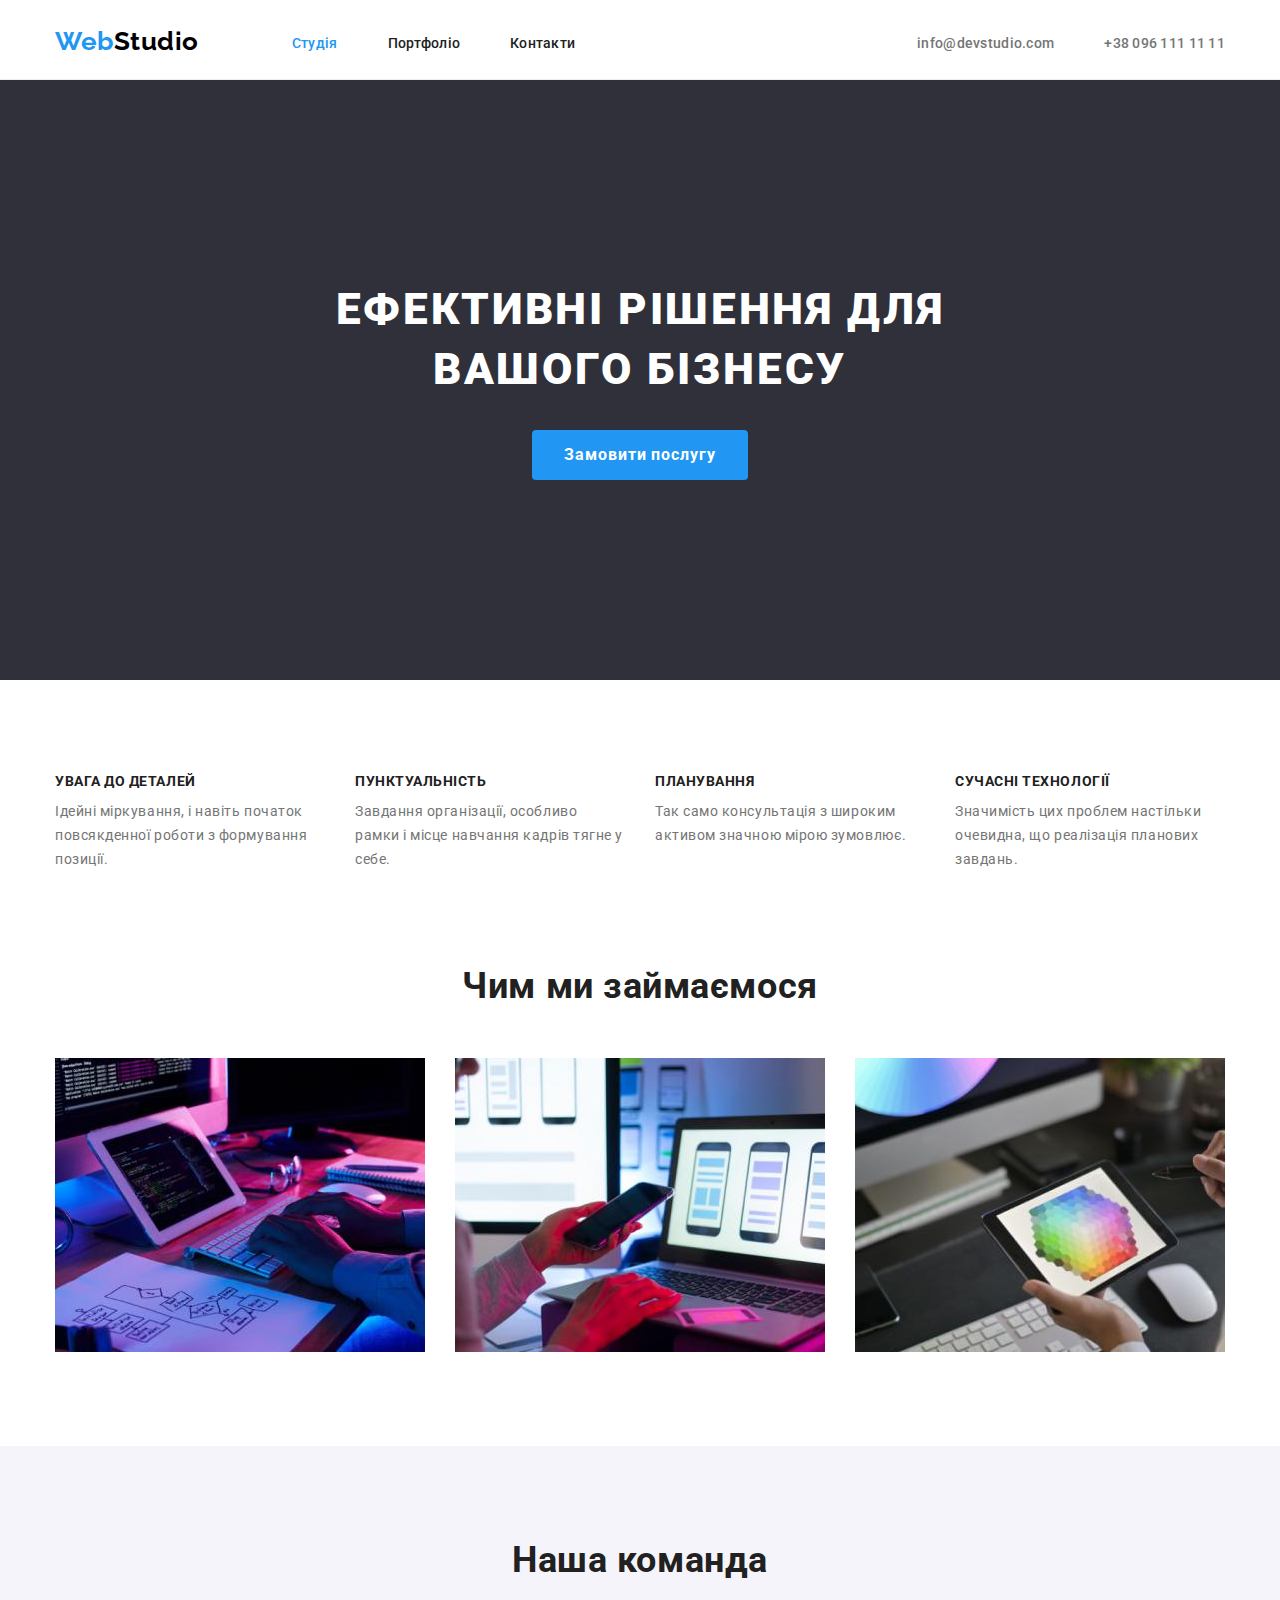
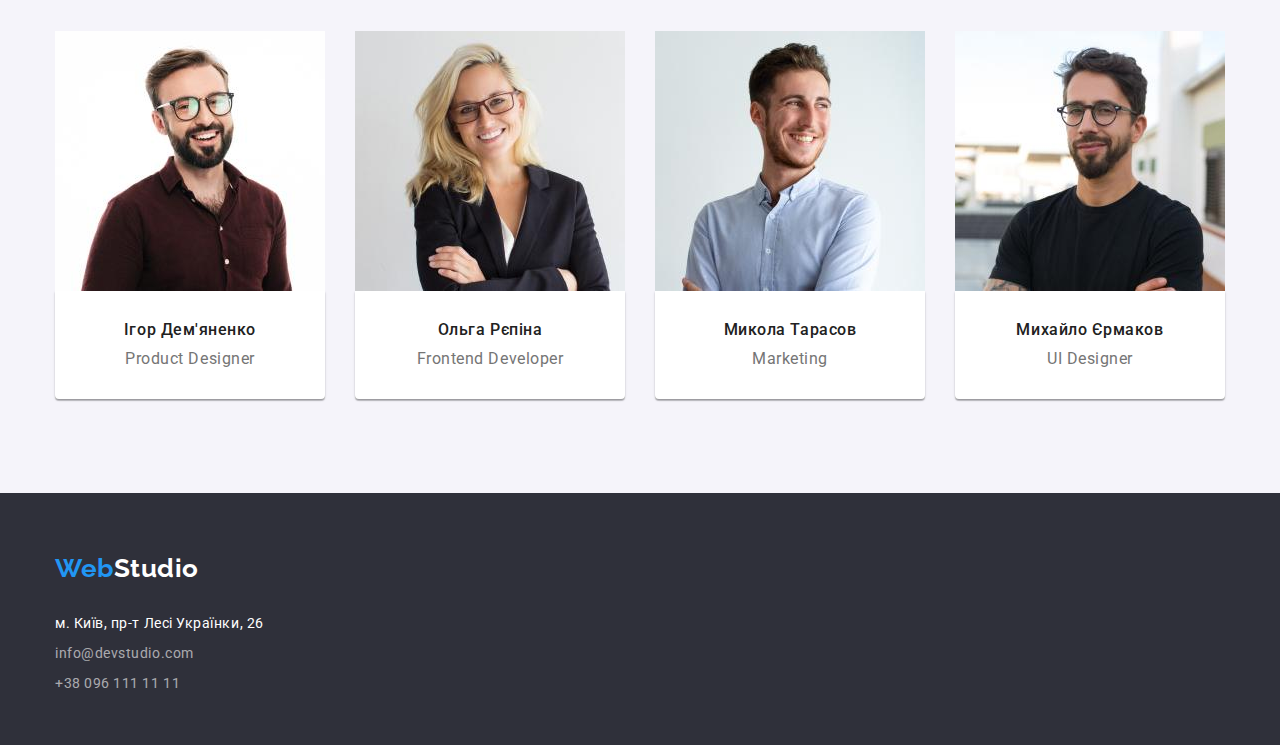
<file: index.html>
<!DOCTYPE html>
<html lang="uk">

<head>
    <meta charset="UTF-8">
    <meta http-equiv="X-UA-Compatible" content="IE=edge">
    <meta name="viewport" content="width=device-width, initial-scale=1.0">
    <title>Студія</title>
    <link rel="preconnect" href="https://fonts.googleapis.com">
    <link rel="preconnect" href="https://fonts.gstatic.com" crossorigin>
    <link
        href="https://fonts.googleapis.com/css2?family=Raleway:wght@700&family=Roboto:wght@400;500;700;900&display=swap"
        rel="stylesheet">
    <link rel="stylesheet"
        href="https://cdnjs.cloudflare.com/ajax/libs/modern-normalize/1.1.0/modern-normalize.min.css">
    <link rel="stylesheet" href="./css/styles.css">
</head>

<body>
    <!-- header site nav -->
    <header class="page-header">
        <div class="container">
            <div class="header-container">
                <nav class="nav">
                    <a href="./index.html" class="logo link">Web<span class="logo-black">Studio</span></a>
                    <ul class="nav-list list">
                        <li class="nav-item"><a class="nav-link link current" href="./index.html">Студія</a></li>
                        <li class="nav-item"><a class="nav-link link" href="./portfolio.html">Портфоліо</a></li>
                        <li class="nav-item"><a class="nav-link link" href="">Контакти</a></li>
                    </ul>
                </nav>
                <ul class="contacts-list list">
                    <li class="contacts-item"><a class="contacts-link link" href="mailto:info@devstudio.com"
                            lang="en">info@devstudio.com</a></li>
                    <li class="contacts-item"><a class="contacts-link link" href="tel:+380961111111">+38 096 111 11
                            11</a>
                    </li>
                </ul>
            </div>
        </div>
    </header>
    <main>
        <!-- hero -->
        <section class="hero">
            <div class="container">
                <h1 class="hero-title">Ефективні рішення для вашого бізнесу</h1>
                <button class="primary-button" type="button">Замовити послугу</button>
            </div>
        </section>
        <!-- features title -->
        <section class="features-section">
            <div class="container">
                <h2 class="visually-hidden">Особливості</h2>
                <ul class="features-list list">
                    <li class="features-item">
                        <h3 class="features-title">Увага до деталей</h3>
                        <p class="features-text">Ідейні міркування, і навіть початок повсякденної роботи з формування
                            позиції.</p>
                    </li>
                    <li class="features-item">
                        <h3 class="features-title">Пунктуальність</h3>
                        <p class="features-text">Завдання організації, особливо рамки і місце навчання кадрів тягне у
                            себе.
                        </p>
                    </li>
                    <li class="features-item">
                        <h3 class="features-title">Планування</h3>
                        <p class="features-text">Так само консультація з широким активом значною мірою зумовлює.</p>
                    </li>
                    <li class="features-item">
                        <h3 class="features-title">Сучасні технології</h3>
                        <p class="features-text">Значимість цих проблем настільки очевидна, що реалізація планових
                            завдань.
                        </p>
                    </li>
                </ul>
            </div>
        </section>
        <!-- about -->
        <section class="about-section">
            <div class="container">
                <h2 class="title">Чим ми займаємося</h2>
                <ul class="about-list list">
                    <li class="about-item"><img class="about-image" src="./img/block-diagrams.jpg" alt="блок-схеми"
                            width="370"></li>
                    <li class="about-item"><img class="about-image" src="./img/layouts.jpg" alt="макети" width="370">
                    </li>
                    <li class="about-item"><img class="about-image" src="./img/design.jpg" alt="дизайн" width="370">
                    </li>
                </ul>
            </div>
        </section>
        <!-- our team -->
        <section class="team section">
            <div class="container">
                <h2 class="title">Наша команда</h2>
                <ul class="team-list list">
                    <li class="team-item">
                        <img class="team-image" src="./img/product-designer.jpg" alt="брюнет і в бордовій сорочці"
                            width="270">
                        <div class="container-cards">
                            <h3 class="team-title">Ігор Дем'яненко</h3>
                            <p class="team-text">Product Designer</p>
                        </div>
                    </li>
                    <li class="team-item">
                        <img class="team-image" src="./img/frontend-developer.jpg" alt="блондинка в чорному піджаку"
                            width="270">
                        <div class="container-cards">
                            <h3 class="team-title">Ольга Рєпіна</h3>
                            <p class="team-text">Frontend Developer</p>
                        </div>
                    </li>
                    <li class="team-item">
                        <img class="team-image" src="./img/marketing.jpg" alt="брюнет в голубій сорочці" width="270">
                        <div class="container-cards">
                            <h3 class="team-title">Микола Тарасов</h3>
                            <p class="team-text">Marketing</p>
                        </div>
                    </li>
                    <li class="team-item">
                        <img class="team-image" src="./img/ui-designer.jpg" alt="брюнет в чорній футболці" width="270">
                        <div class="container-cards">
                            <h3 class="team-title">Михайло Єрмаков</h3>
                            <p class="team-text">UI Designer</p>
                        </div>
                    </li>
                </ul>
            </div>
        </section>
    </main>
    <!-- footer -->
    <footer class="footer">
        <div class="container">
            <div class="footer-container">
                <a href="./index.html" class="logo logo-footer link">Web<span class="logo-white">Studio</span></a>
                <address class="address">
                    <ul class="address-list list">
                        <li class="address-item"><a class="address-link-map link"
                                href="https://goo.gl/maps/CPtrU1FHBa2aNyZL9" target="_blank"
                                rel="noopener noreferrer nofollow">м. Київ, пр-т Лесі Українки, 26</a></li>
                        <li class="address-item"><a class="address-link link" href="mailto:info@devstudio.com"
                                lang="en">info@devstudio.com</a></li>
                        <li class="address-item"><a class="address-link link" href="tel:+380961111111">+38 096 111
                                11
                                11</a>
                        </li>
                    </ul>
                </address>
            </div>
        </div>
    </footer>
</body>

</html>
</file>
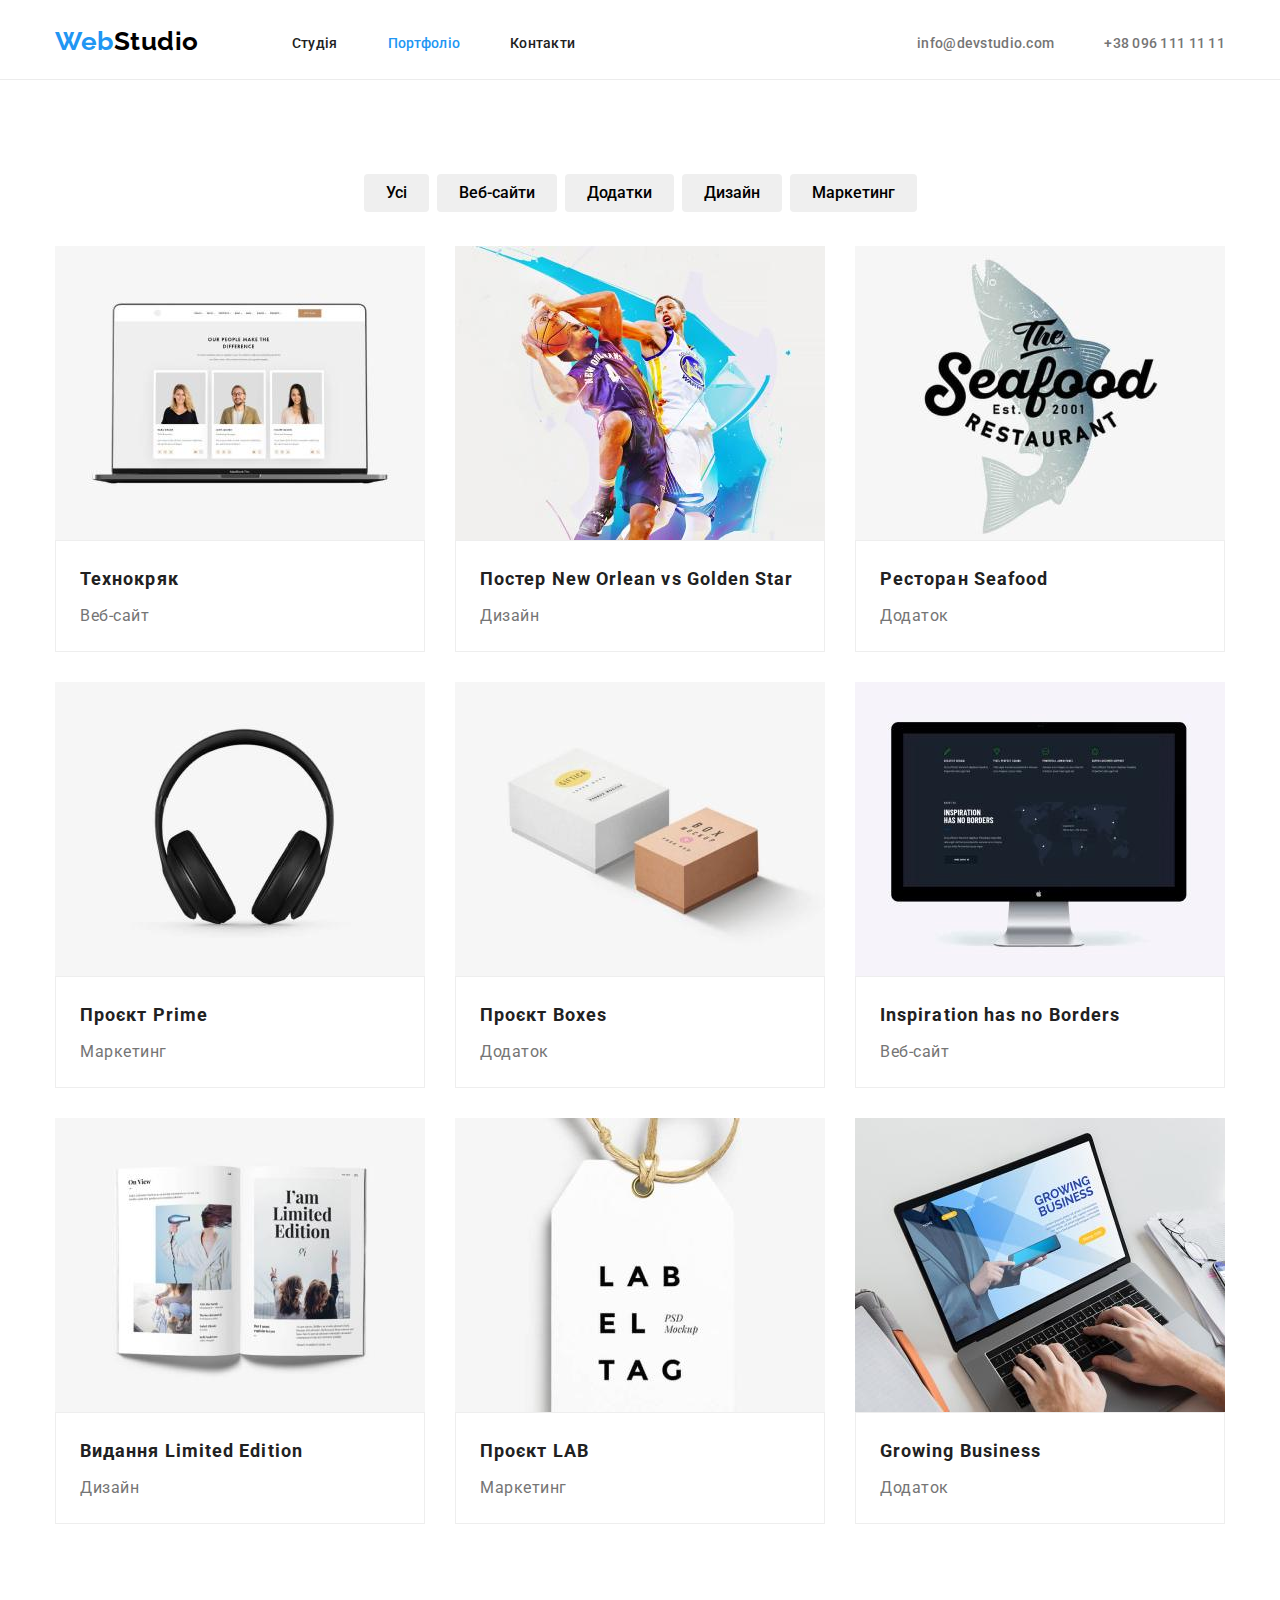
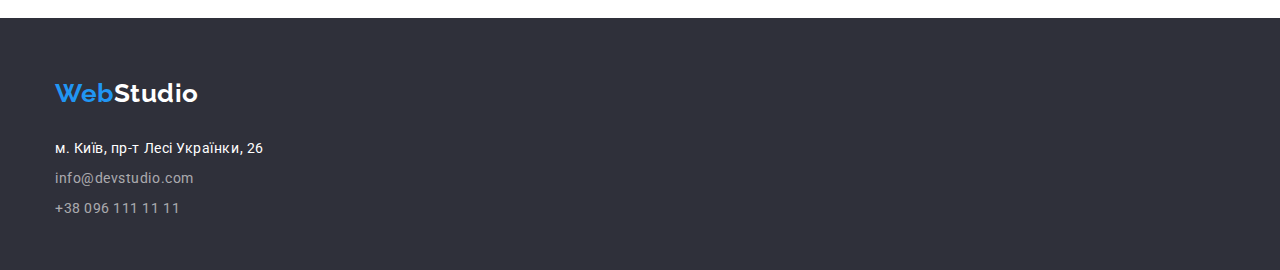
<file: portfolio.html>
<!DOCTYPE html>
<html lang="uk">

<head>
    <meta charset="UTF-8">
    <meta http-equiv="X-UA-Compatible" content="IE=edge">
    <meta name="viewport" content="width=device-width, initial-scale=1.0">
    <title>Студія</title>
    <link rel="preconnect" href="https://fonts.googleapis.com">
    <link rel="preconnect" href="https://fonts.gstatic.com" crossorigin>
    <link
        href="https://fonts.googleapis.com/css2?family=Raleway:wght@700&family=Roboto:wght@400;500;700;900&display=swap"
        rel="stylesheet">
    <link rel="stylesheet"
        href="https://cdnjs.cloudflare.com/ajax/libs/modern-normalize/1.1.0/modern-normalize.min.css">
    <link rel="stylesheet" href="./css/styles.css">
</head>

<body>
    <!-- site nav -->
    <header class="page-header">
        <div class="container">
            <div class="header-container">
                <nav class="nav">
                    <a href="./index.html" class="logo link">Web<span class="logo-black">Studio</span></a>
                    <ul class="nav-list list">
                        <li class="nav-item"><a class="nav-link link" href="./index.html">Студія</a></li>
                        <li class="nav-item"><a class="nav-link link current" href="./portfolio.html">Портфоліо</a></li>
                        <li class="nav-item"><a class="nav-link link" href="">Контакти</a></li>
                    </ul>
                </nav>
                <ul class="contacts-list list">
                    <li class="contacts-item"><a class="contacts-link link" href="mailto:info@devstudio.com"
                            lang="en">info@devstudio.com</a></li>
                    <li class="contacts-item"><a class="contacts-link link" href="tel:+380961111111">+38 096 111 11
                            11</a>
                    </li>
                </ul>

            </div>
        </div>
    </header>
    <main>
        <!-- portfolio html -->
        <section class="section">
            <div class="container">
                <h1 class="visually-hidden">Portfolio</h1>
                <ul class="filter-list list">
                    <li class="filter-item"><button class="filter-button" type="button">Усі</button></li>
                    <li class="filter-item"><button class="filter-button" type="button">Веб-сайти</button></li>
                    <li class="filter-item"><button class="filter-button" type="button">Додатки</button></li>
                    <li class="filter-item"><button class="filter-button" type="button">Дизайн</button></li>
                    <li class="filter-item"><button class="filter-button" type="button">Маркетинг</button></li>
                </ul>
                <!-- cards-list -->
                <ul class="card-list list">
                    <li class="cards-item">
                        <a class="portfolio-link link" href="">
                            <img class="cards-image" src="./img/portfolio/img.jpg" alt="сірий ноутбук" width="370">
                            <div class="cards-container">
                                <h2 class="cards-title">Технокряк</h2>
                                <p class="cards-text">Веб-сайт</p>
                            </div>
                        </a>
                    </li>
                    <li class="cards-item">
                        <a class="portfolio-link link" href="">
                            <img class="cards-image" src="./img/portfolio/img-1.jpg" alt="гра в баскетбол" width="370">
                            <div class="cards-container">
                                <h2 class="cards-title">Постер New Orlean vs Golden Star</h2>
                                <p class="cards-text">Дизайн</p>
                            </div>

                        </a>
                    </li>
                    <li class="cards-item">
                        <a class="portfolio-link link" href="">
                            <img class="cards-image" src="./img/portfolio/img-2.jpg" alt="лого ресторану" width="370">
                            <div class="cards-container">
                                <h2 class="cards-title">Ресторан Seafood</h2>
                                <p class="cards-text">Додаток</p>
                            </div>

                        </a>
                    </li>
                    <li class="cards-item">
                        <a class="portfolio-link link" href="">
                            <img class="cards-image" src="./img/portfolio/img-3.jpg" alt="навушники" width="370">
                            <div class="cards-container">
                                <h2 class="cards-title">Проєкт Prime</h2>
                                <p class="cards-text">Маркетинг</p>
                            </div>

                        </a>
                    </li>
                    <li class="cards-item">
                        <a class="portfolio-link link" href="">
                            <img class="cards-image" src="./img/portfolio/img-4.jpg" alt="дві коробки" width="370">
                            <div class="cards-container">
                                <h2 class="cards-title">Проєкт Boxes</h2>
                                <p class="cards-text">Додаток</p>
                            </div>

                        </a>
                    </li>
                    <li class="cards-item">
                        <a class="portfolio-link link" href="">
                            <img class="cards-image" src="./img/portfolio/img-5.jpg" alt="монітор з зображенням мапи"
                                width="370">
                            <div class="cards-container">
                                <h2 class="cards-title">Inspiration has no Borders</h2>
                                <p class="cards-text">Веб-сайт</p>
                            </div>

                        </a>
                    </li>
                    <li class="cards-item">
                        <a class="portfolio-link link" href="">
                            <img class="cards-image" src="./img/portfolio/img-6.jpg" alt="журнал з фотографіями"
                                width="370">
                            <div class="cards-container">
                                <h2 class="cards-title">Видання Limited Edition</h2>
                                <p class="cards-text">Дизайн</p>
                            </div>

                        </a>
                    </li>
                    <li class="cards-item">
                        <a class="portfolio-link link" href="">
                            <img class="cards-image" src="./img/portfolio/img-7.jpg" alt="бірка з написами" width="370">
                            <div class="cards-container">
                                <h2 class="cards-title">Проєкт <span class="uppercase">LAB</span></h2>
                                <p class="cards-text">Маркетинг</p>
                            </div>

                        </a>
                    </li>
                    <li class="cards-item">
                        <a class="portfolio-link link" href="">
                            <img class="cards-image" src="./img/portfolio/img-8.jpg" alt="людина працює за ноутбуком"
                                width="370">
                            <div class="cards-container">
                                <h2 class="cards-title">Growing Business</h2>
                                <p class="cards-text">Додаток</p>
                            </div>

                        </a>
                    </li>
                </ul>
            </div>
        </section>
    </main>

    <footer class="footer">
        <div class="container">
            <div class="footer-container">
                <a href="./index.html" class="logo logo-footer link">Web<span class="logo-white">Studio</span></a>
                <address class="address">
                    <ul class="address-list list">
                        <li class="address-item"><a class="address-link-map link"
                                href="https://goo.gl/maps/CPtrU1FHBa2aNyZL9" target="_blank"
                                rel="noopener noreferrer nofollow">м. Київ, пр-т Лесі Українки, 26</a></li>
                        <li class="address-item"><a class="address-link link" href="mailto:info@devstudio.com"
                                lang="en">info@devstudio.com</a></li>
                        <li class="address-item"><a class="address-link link" href="tel:+380961111111">+38
                                096 111 11 11</a>
                        </li>
                    </ul>
                </address>
            </div>
        </div>
    </footer>

</body>

</html>
</file>
<file: css/styles.css>
:root {
  --title-text-color: #212121;
  --secondary-text-color: #757575;
  --footer-text: rgba(255, 255, 255, 0.6);
  --accent-color: #2196f3;
  --active-button: #188ce8;
  --primary-white-color: #ffffff;
  --secondary-gray-color: #f5f4fa;
  --secondary-footer-color: #2f303a;
  --logo-black-color: #000000;
  --header-separate-line: #ececec;
  --cards-border: #eeeeee;
}

/* normalize */
h1,
h2,
h3,
h4,
h5,
h6,
p,
ul,
ol,
li {
  margin: 0px;
  padding: 0px;
}

body {
  background-color: var(--primary-white-color);
  color: var(--title-text-color);

  font-family: "Roboto", sans-serif;
  font-size: 18px;
  line-height: 2;
  letter-spacing: 0.03em;
}

/* Hidden headers!!! */
.visually-hidden {
  position: absolute;
  white-space: nowrap;
  width: 1px;
  height: 1px;
  overflow: hidden;
  border: 0;
  padding: 0;
  clip: rect(0 0 0 0);
  clip-path: inset(50%);
  margin: -1px;
}

/* reset styles <ul>/<a> */
.list {
  list-style: none;
}

.link {
  text-decoration: none;
  font-style: normal;
}

/* Position containers */
.container {
  /* outline: 1px solid red; */
  /* !!!!! Тимчасовий бекграунд!!!!!*/
  /* background-color: rgb(173, 222, 189); */

  width: 100%;
  max-width: 1200px;
  margin: 0 auto;
  padding: 0 15px;
}

/* Position section */
.section {
  padding: 94px 0;
}
/* Position title h2 */
.title {
  margin-bottom: 50px;
  text-align: center;
}

/* index html page */
/* header site nav */
.logo {
  color: var(--accent-color);

  font-family: "Raleway", sans-serif;
  font-weight: 700;
  font-size: 26px;
  line-height: 1.2;
  text-decoration: none;
}

.logo-black {
  color: var(--logo-black-color);
}

.logo-white {
  color: var(--primary-white-color);
}

.nav-link {
  color: var(--title-text-color);

  font-weight: 500;
  font-size: 14px;
  line-height: 1.14;
  letter-spacing: 0.02em;
}

.nav-link:hover,
.nav-link:focus {
  color: var(--accent-color);
}

/* header position */
.page-header {
  max-height: 80px;
}

.page-header {
  border-bottom: 1px solid var(--header-separate-line);
  padding: 24px 0 25px;
}

.header-container {
  display: flex;
  align-items: center;
  gap: 50px;
}

.nav {
  display: flex;
  align-items: center;
  flex-grow: 1;
  gap: 93px;
}

.nav-list {
  display: flex;
  justify-content: space-between;
  gap: 50px;
}

.contacts-list {
  display: flex;
  flex-shrink: 0;
  gap: 50px;
}

/* leaves an active link */
.link.current {
  color: var(--accent-color);
}

.contacts-link {
  color: var(--secondary-text-color);

  font-weight: 500;
  font-size: 14px;
  line-height: 1.14;
  letter-spacing: 0.02em;
}

.contacts-link:hover,
.contacts-link:focus {
  color: var(--accent-color);
}

/* hero */
.hero {
  background-color: var(--secondary-footer-color);
  height: 600px;
}

.hero-title {
  color: var(--primary-white-color);

  font-weight: 900;
  font-size: 44px;
  line-height: 1.36;
  letter-spacing: 0.06em;
  text-transform: uppercase;
}

.primary-button {
  color: var(--primary-white-color);
  background-color: var(--accent-color);

  font-family: inherit;
  font-weight: 700;
  font-size: 16px;
  line-height: 1.88;
  display: flex;
  align-items: center;
  text-align: center;
  letter-spacing: 0.06em;
  border-radius: 4px;
  border: none;
  cursor: pointer;
}

.primary-button:hover,
.primary-button:focus {
  background-color: var(--active-button);
  box-shadow: 0px 4px 4px rgba(0, 0, 0, 0.15);
  border-radius: 4px;
}

/* hero position */
.hero {
  padding: 200px 0 200px;
}

.hero-title {
  max-width: 696px;
  text-align: center;
  margin: auto;
  margin-bottom: 30px;
}

.primary-button {
  margin: auto;
  padding: 10px 32px;
}

/* features title h2 hidden!!! */
.features-title {
  font-weight: 700;
  font-size: 14px;
  line-height: 1.14;
  text-transform: uppercase;
}

.features-text {
  color: var(--secondary-text-color);

  font-size: 14px;
  line-height: 1.71;
}

/* features title position */
.features-section {
  padding-top: 94px;
  padding-bottom: 94px;
}

.features-list {
  display: flex;
  flex-wrap: wrap;
  justify-content: center;
  gap: 30px;
}

.features-list .features-item {
  max-width: 270px;
}

.features-title {
  margin-bottom: 10px;
}

/* about */
/* h2 title */
.title {
  font-weight: 700;
  font-size: 36px;
  line-height: 1.16;
}

/* about position*/
.about-section {
  padding-bottom: 94px;
}

.about-list {
  display: flex;
  flex-wrap: wrap;
  justify-content: center;
  gap: 30px;
}

.about-image {
  display: block;
}

/* our team */
.team {
  background-color: var(--secondary-gray-color);
}

.team-item {
  background-color: var(--primary-white-color);
}

.team-title {
  font-weight: 500;
  font-size: 16px;
  line-height: 1.18;
}

.team-text {
  color: var(--secondary-text-color);

  font-size: 16px;
  line-height: 1.18;
}

/* our team position */
.team-list {
  display: flex;
  flex-wrap: wrap;
  justify-content: center;
  gap: 30px;
}

.team-image {
  display: block;
}

.container-cards {
  padding: 30px;
  background-color: var(--primary-white-color);
  box-shadow: 0px 1px 3px rgba(0, 0, 0, 0.12), 0px 1px 1px rgba(0, 0, 0, 0.14),
    0px 2px 1px rgba(0, 0, 0, 0.2);
  border-radius: 0px 0px 4px 4px;
}

.team-title {
  margin-bottom: 10px;
  text-align: center;
}

.team-text {
  text-align: center;
}

/* footer */
.footer {
  background-color: var(--secondary-footer-color);
}

.address-link-map {
  color: var(--primary-white-color);

  font-size: 14px;
  line-height: 1.7;
}

.address-link {
  color: var(--footer-text);

  font-size: 14px;
  line-height: 1.7;
}

.address-link:hover,
.address-link:focus {
  color: var(--accent-color);
}

/* footer position*/
.footer {
  padding: 60px 0;
  max-height: 252px;
}

.footer-container {
  display: inline-flex;
  flex-direction: column;
  justify-content: flex-end;
  max-height: 132px;
  gap: 20px;
}

.logo-footer {
  display: block;
  line-height: 31px;
}

.address-list {
  display: inline-flex;
  flex-direction: column;
  max-height: 81px;
  gap: 9px;
}

.address-link-map,
.address-link {
  display: block;
  line-height: 21px;
}

/* portfolio html */
/* buttons */
.filter-button {
  font-family: inherit;
  font-weight: 500;
  font-size: 16px;
  line-height: 1.62;
  text-align: center;
  border-radius: 4px;
  border: none;
  cursor: pointer;
  padding: 6px 22px;
}

.filter-button:hover,
.filter-button:focus {
  color: var(--primary-white-color);
  background-color: var(--accent-color);
  box-shadow: 0px 3px 1px rgba(0, 0, 0, 0.1), 0px 1px 2px rgba(0, 0, 0, 0.08),
    0px 2px 2px rgba(0, 0, 0, 0.12);
  border-radius: 4px;
}

/* buttons position */
.filter-list {
  margin-bottom: 34px;
}

.filter-list {
  display: flex;
  justify-content: center;
  gap: 8px;
}

/* cards-section */
.cards-title {
  color: var(--title-text-color);

  font-weight: 700;
  font-size: 18px;
  letter-spacing: 0.06em;
}

.cards-text {
  color: var(--secondary-text-color);

  font-weight: 400;
  font-size: 16px;
  line-height: 1.88;
}

/* portfolio html position*/
/* тимчасовий бекграунд */
.card-list {
  display: flex;
  flex-wrap: wrap;
  justify-content: center;
  gap: 30px;
}

.cards-image {
  display: block;
}

.cards-container {
  padding: 20px 24px;
  background-color: var(--primary-white-color);
  border: 1px solid var(--cards-border);
}

.cards-title {
  margin-bottom: 4px;
}
</file>
